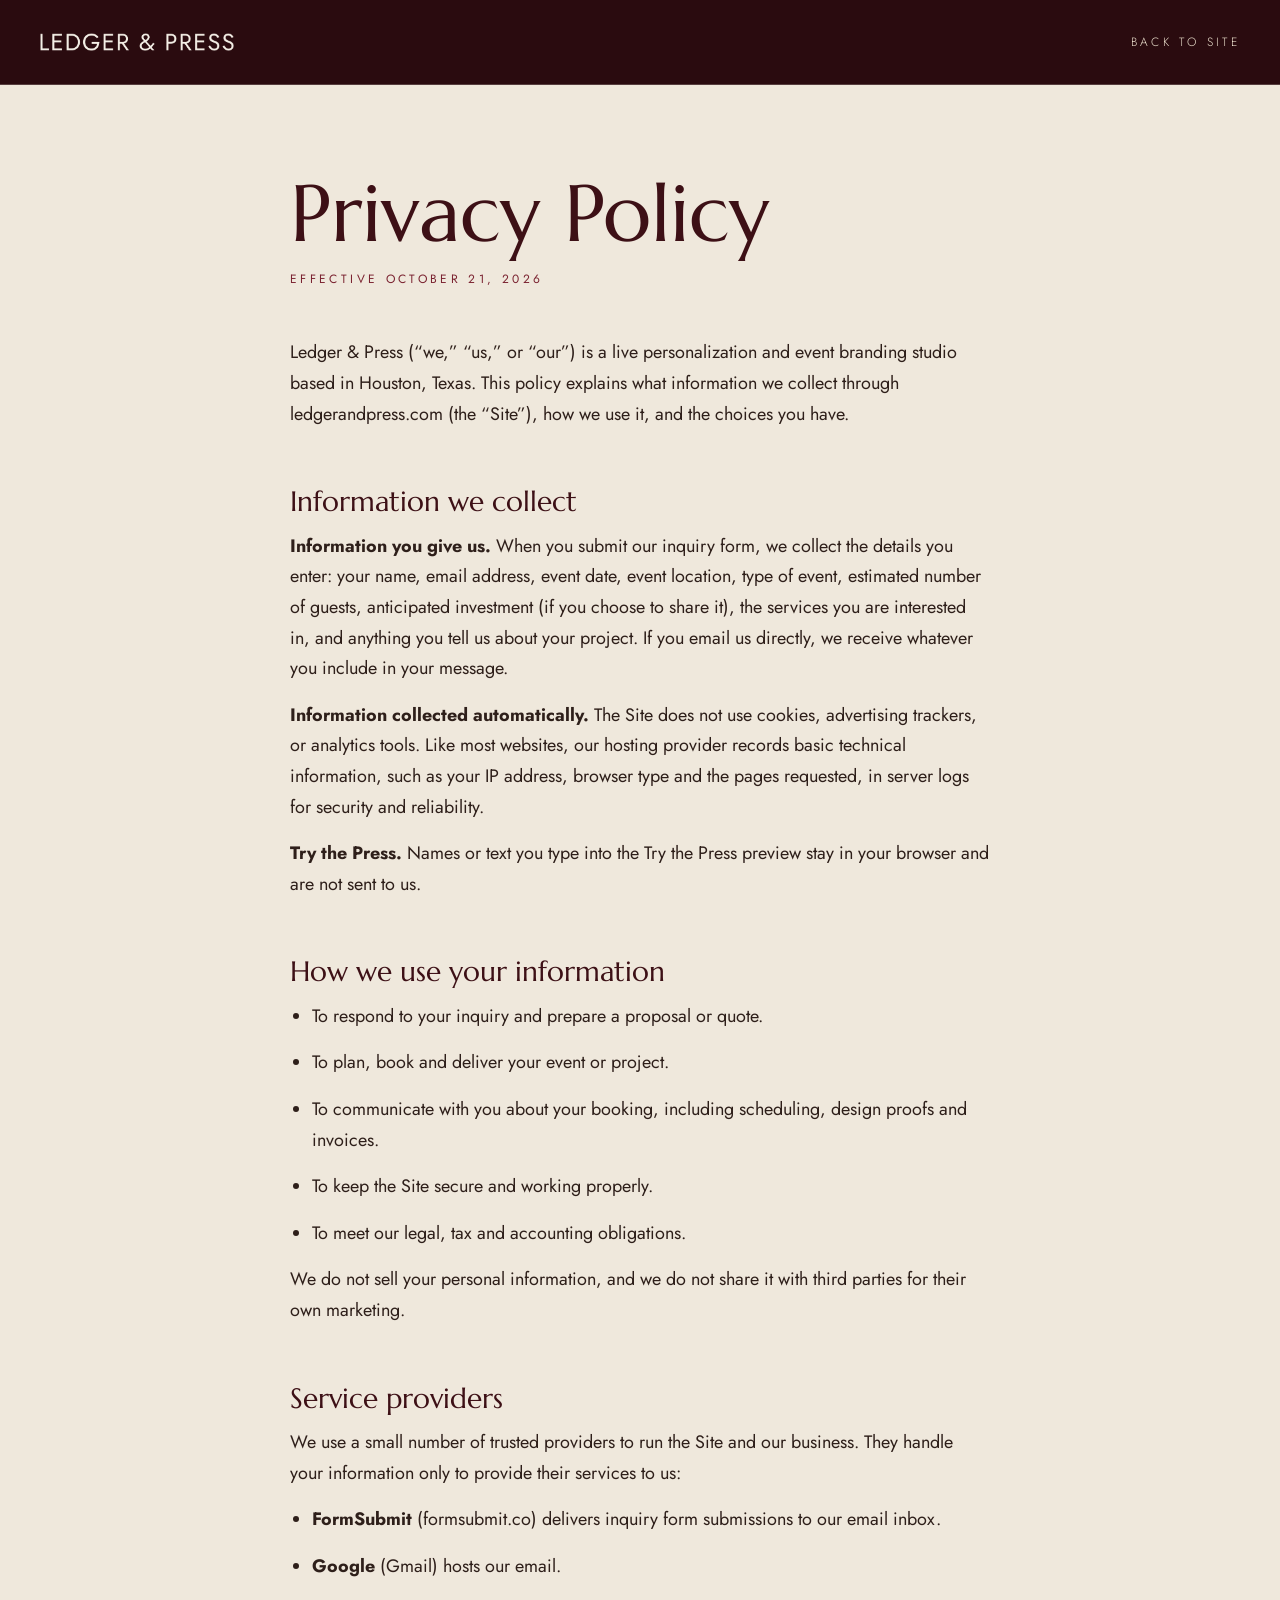
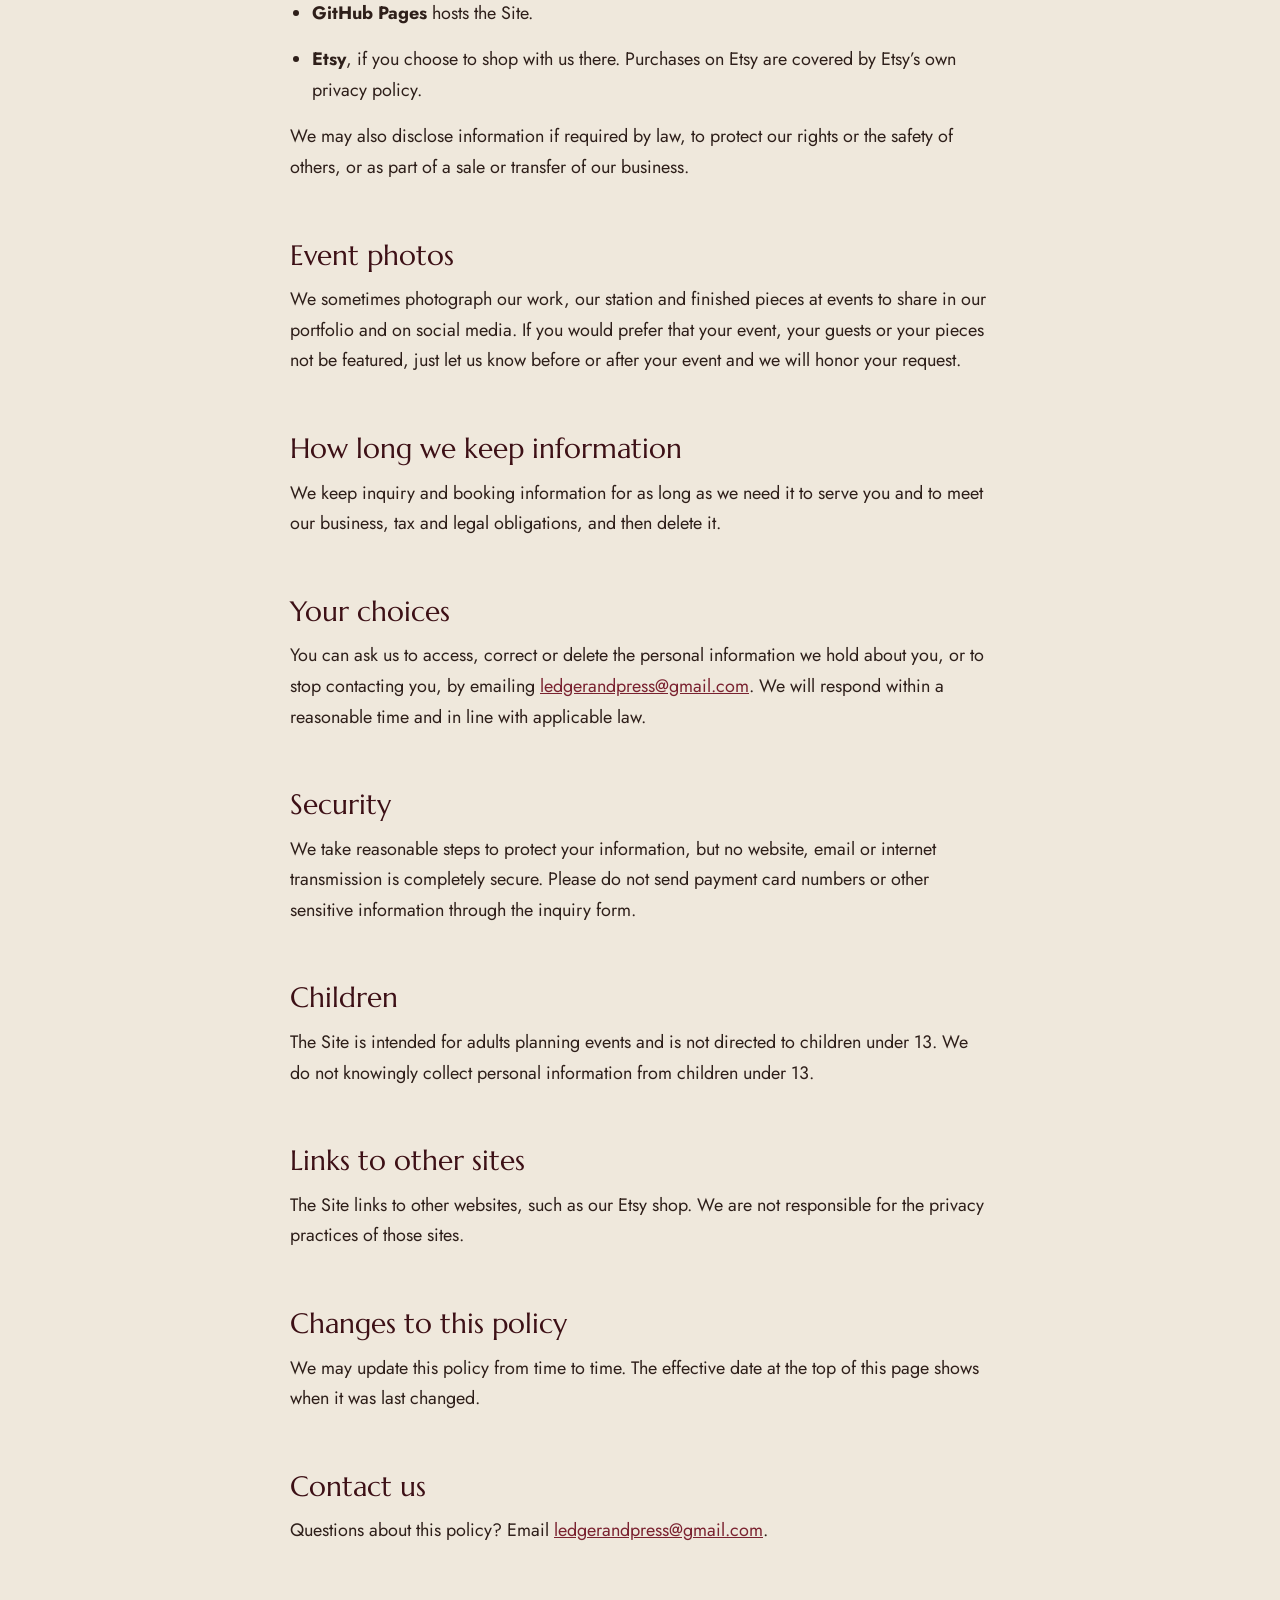
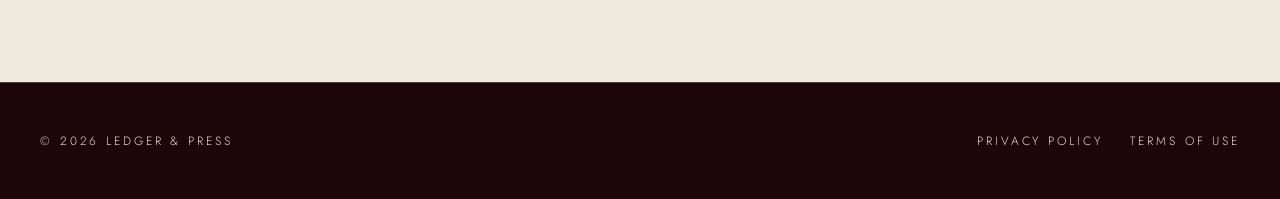
<file: privacy.html>
<!doctype html>
<html lang="en">
<head>
<meta charset="utf-8">
<meta name="viewport" content="width=device-width, initial-scale=1">
<title>Privacy Policy | Ledger &amp; Press</title>
<meta name="description" content="How Ledger &amp; Press collects, uses and protects the information you share with us.">
<link rel="stylesheet" href="legal.css">
</head>
<body>
<header class="hdr">
  <div class="hdr-in">
    <a href="./"><img src="images/logo-cream.png" alt="Ledger &amp; Press home"></a>
    <a class="back" href="./">Back to site</a>
  </div>
</header>

<main>
  <h1>Privacy Policy</h1>
  <p class="eff">Effective October 21, 2026</p>

  <p>Ledger &amp; Press (“we,” “us,” or “our”) is a live personalization and event branding studio based in Houston, Texas. This policy explains what information we collect through ledgerandpress.com (the “Site”), how we use it, and the choices you have.</p>

  <h2>Information we collect</h2>
  <p><strong>Information you give us.</strong> When you submit our inquiry form, we collect the details you enter: your name, email address, event date, event location, type of event, estimated number of guests, anticipated investment (if you choose to share it), the services you are interested in, and anything you tell us about your project. If you email us directly, we receive whatever you include in your message.</p>
  <p><strong>Information collected automatically.</strong> The Site does not use cookies, advertising trackers, or analytics tools. Like most websites, our hosting provider records basic technical information, such as your IP address, browser type and the pages requested, in server logs for security and reliability.</p>
  <p><strong>Try the Press.</strong> Names or text you type into the Try the Press preview stay in your browser and are not sent to us.</p>

  <h2>How we use your information</h2>
  <ul>
    <li>To respond to your inquiry and prepare a proposal or quote.</li>
    <li>To plan, book and deliver your event or project.</li>
    <li>To communicate with you about your booking, including scheduling, design proofs and invoices.</li>
    <li>To keep the Site secure and working properly.</li>
    <li>To meet our legal, tax and accounting obligations.</li>
  </ul>
  <p>We do not sell your personal information, and we do not share it with third parties for their own marketing.</p>

  <h2>Service providers</h2>
  <p>We use a small number of trusted providers to run the Site and our business. They handle your information only to provide their services to us:</p>
  <ul>
    <li><strong>FormSubmit</strong> (formsubmit.co) delivers inquiry form submissions to our email inbox.</li>
    <li><strong>Google</strong> (Gmail) hosts our email.</li>
    <li><strong>GitHub Pages</strong> hosts the Site.</li>
    <li><strong>Etsy</strong>, if you choose to shop with us there. Purchases on Etsy are covered by Etsy’s own privacy policy.</li>
  </ul>
  <p>We may also disclose information if required by law, to protect our rights or the safety of others, or as part of a sale or transfer of our business.</p>

  <h2>Event photos</h2>
  <p>We sometimes photograph our work, our station and finished pieces at events to share in our portfolio and on social media. If you would prefer that your event, your guests or your pieces not be featured, just let us know before or after your event and we will honor your request.</p>

  <h2>How long we keep information</h2>
  <p>We keep inquiry and booking information for as long as we need it to serve you and to meet our business, tax and legal obligations, and then delete it.</p>

  <h2>Your choices</h2>
  <p>You can ask us to access, correct or delete the personal information we hold about you, or to stop contacting you, by emailing <a href="mailto:ledgerandpress@gmail.com">ledgerandpress@gmail.com</a>. We will respond within a reasonable time and in line with applicable law.</p>

  <h2>Security</h2>
  <p>We take reasonable steps to protect your information, but no website, email or internet transmission is completely secure. Please do not send payment card numbers or other sensitive information through the inquiry form.</p>

  <h2>Children</h2>
  <p>The Site is intended for adults planning events and is not directed to children under 13. We do not knowingly collect personal information from children under 13.</p>

  <h2>Links to other sites</h2>
  <p>The Site links to other websites, such as our Etsy shop. We are not responsible for the privacy practices of those sites.</p>

  <h2>Changes to this policy</h2>
  <p>We may update this policy from time to time. The effective date at the top of this page shows when it was last changed.</p>

  <h2>Contact us</h2>
  <p>Questions about this policy? Email <a href="mailto:ledgerandpress@gmail.com">ledgerandpress@gmail.com</a>.</p>
</main>

<footer class="ftr">
  <div class="ftr-in">
    <span>© 2026 Ledger &amp; Press</span>
    <nav aria-label="Legal"><a href="privacy.html" aria-current="page">Privacy Policy</a><a href="terms.html">Terms of Use</a></nav>
  </div>
</footer>
</body>
</html>
</file>
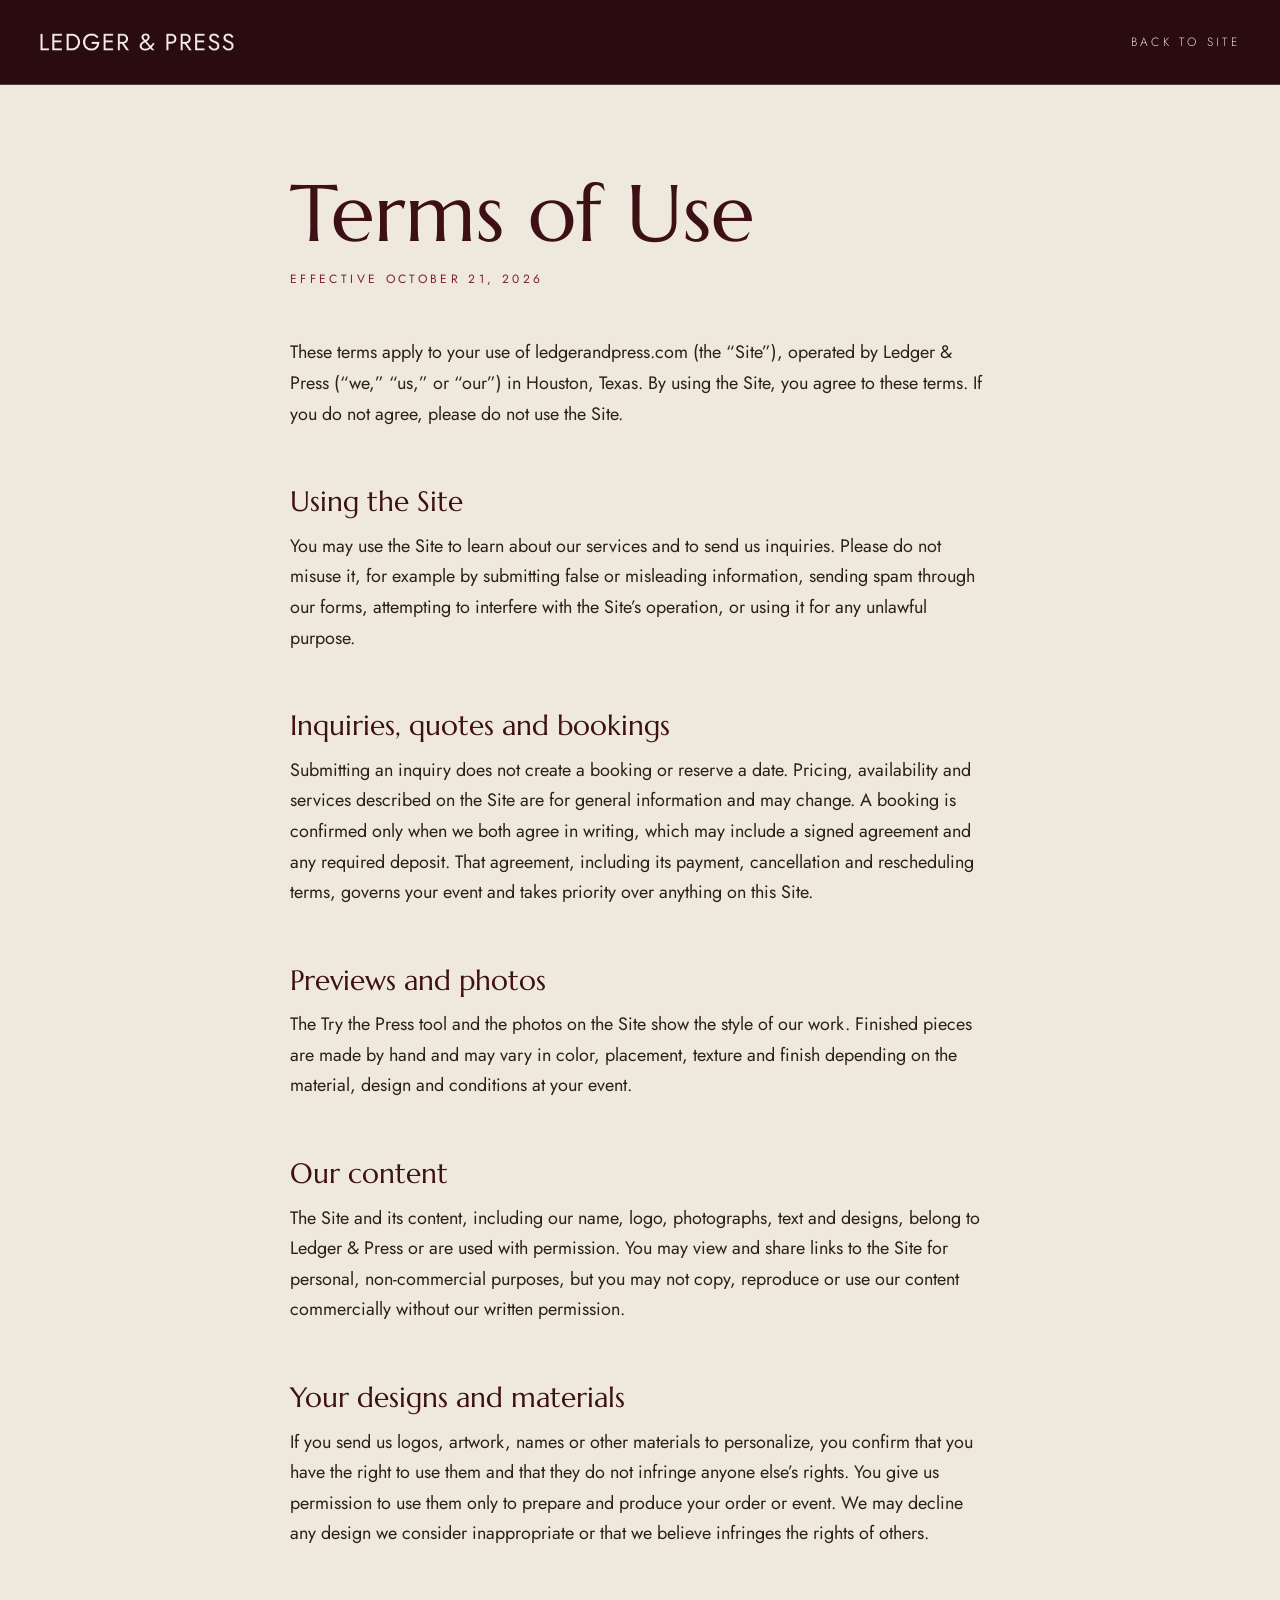
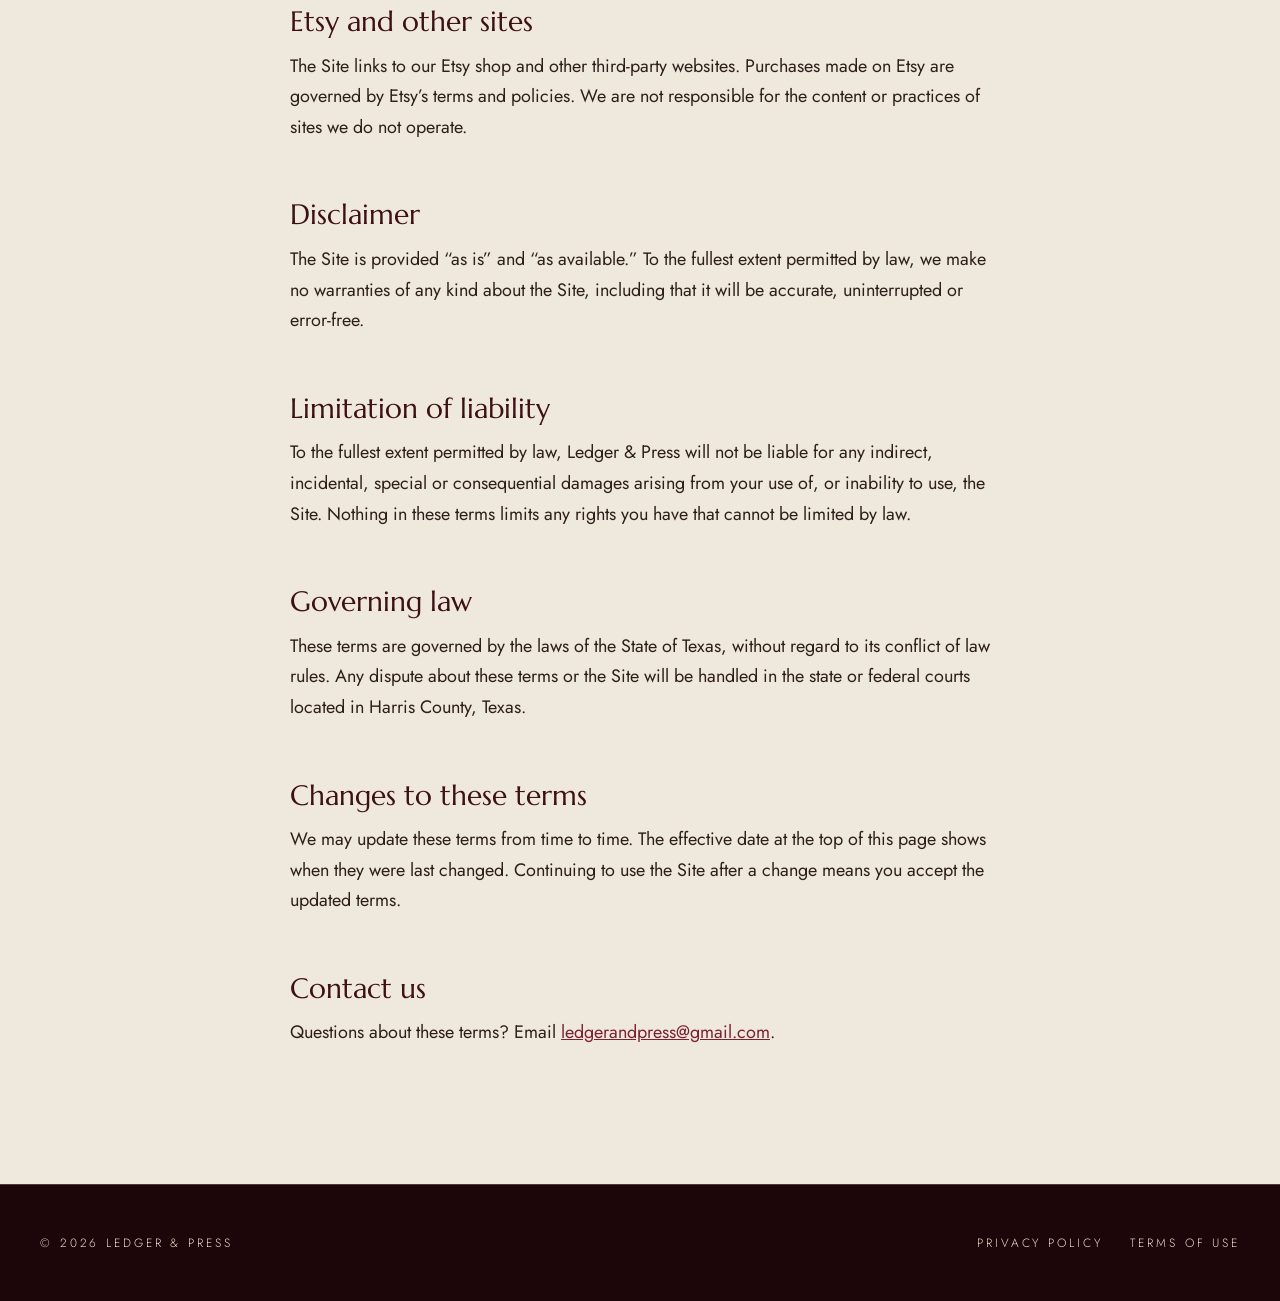
<file: terms.html>
<!doctype html>
<html lang="en">
<head>
<meta charset="utf-8">
<meta name="viewport" content="width=device-width, initial-scale=1">
<title>Terms of Use | Ledger &amp; Press</title>
<meta name="description" content="The terms that apply when you use the Ledger &amp; Press website.">
<link rel="stylesheet" href="legal.css">
</head>
<body>
<header class="hdr">
  <div class="hdr-in">
    <a href="./"><img src="images/logo-cream.png" alt="Ledger &amp; Press home"></a>
    <a class="back" href="./">Back to site</a>
  </div>
</header>

<main>
  <h1>Terms of Use</h1>
  <p class="eff">Effective October 21, 2026</p>

  <p>These terms apply to your use of ledgerandpress.com (the “Site”), operated by Ledger &amp; Press (“we,” “us,” or “our”) in Houston, Texas. By using the Site, you agree to these terms. If you do not agree, please do not use the Site.</p>

  <h2>Using the Site</h2>
  <p>You may use the Site to learn about our services and to send us inquiries. Please do not misuse it, for example by submitting false or misleading information, sending spam through our forms, attempting to interfere with the Site’s operation, or using it for any unlawful purpose.</p>

  <h2>Inquiries, quotes and bookings</h2>
  <p>Submitting an inquiry does not create a booking or reserve a date. Pricing, availability and services described on the Site are for general information and may change. A booking is confirmed only when we both agree in writing, which may include a signed agreement and any required deposit. That agreement, including its payment, cancellation and rescheduling terms, governs your event and takes priority over anything on this Site.</p>

  <h2>Previews and photos</h2>
  <p>The Try the Press tool and the photos on the Site show the style of our work. Finished pieces are made by hand and may vary in color, placement, texture and finish depending on the material, design and conditions at your event.</p>

  <h2>Our content</h2>
  <p>The Site and its content, including our name, logo, photographs, text and designs, belong to Ledger &amp; Press or are used with permission. You may view and share links to the Site for personal, non-commercial purposes, but you may not copy, reproduce or use our content commercially without our written permission.</p>

  <h2>Your designs and materials</h2>
  <p>If you send us logos, artwork, names or other materials to personalize, you confirm that you have the right to use them and that they do not infringe anyone else’s rights. You give us permission to use them only to prepare and produce your order or event. We may decline any design we consider inappropriate or that we believe infringes the rights of others.</p>

  <h2>Etsy and other sites</h2>
  <p>The Site links to our Etsy shop and other third-party websites. Purchases made on Etsy are governed by Etsy’s terms and policies. We are not responsible for the content or practices of sites we do not operate.</p>

  <h2>Disclaimer</h2>
  <p>The Site is provided “as is” and “as available.” To the fullest extent permitted by law, we make no warranties of any kind about the Site, including that it will be accurate, uninterrupted or error-free.</p>

  <h2>Limitation of liability</h2>
  <p>To the fullest extent permitted by law, Ledger &amp; Press will not be liable for any indirect, incidental, special or consequential damages arising from your use of, or inability to use, the Site. Nothing in these terms limits any rights you have that cannot be limited by law.</p>

  <h2>Governing law</h2>
  <p>These terms are governed by the laws of the State of Texas, without regard to its conflict of law rules. Any dispute about these terms or the Site will be handled in the state or federal courts located in Harris County, Texas.</p>

  <h2>Changes to these terms</h2>
  <p>We may update these terms from time to time. The effective date at the top of this page shows when they were last changed. Continuing to use the Site after a change means you accept the updated terms.</p>

  <h2>Contact us</h2>
  <p>Questions about these terms? Email <a href="mailto:ledgerandpress@gmail.com">ledgerandpress@gmail.com</a>.</p>
</main>

<footer class="ftr">
  <div class="ftr-in">
    <span>© 2026 Ledger &amp; Press</span>
    <nav aria-label="Legal"><a href="privacy.html">Privacy Policy</a><a href="terms.html" aria-current="page">Terms of Use</a></nav>
  </div>
</footer>
</body>
</html>
</file>
<file: legal.css>
@font-face{font-family:'Marcellus';src:url('fonts/Marcellus-Regular.ttf') format('truetype');font-weight:400;font-style:normal;font-display:swap}
@font-face{font-family:'Jost';src:url('fonts/Jost-Light.ttf') format('truetype');font-weight:100 350;font-style:normal;font-display:swap}
@font-face{font-family:'Jost';src:url('fonts/Jost-Variable.ttf') format('truetype');font-weight:351 900;font-style:normal;font-display:swap}
*{box-sizing:border-box}
html{background:#2A0B0F}
body{margin:0;background:#EFE8DC;color:#2E1F1A;font-family:'Jost',sans-serif;font-weight:400;font-size:18px;line-height:1.7;-webkit-font-smoothing:antialiased}
::selection{background:#6E1F2A;color:#F5EEE2}
a{color:#7A2230}
img{display:block}
.hdr{background:#2A0B0F;border-bottom:1px solid rgba(244,239,230,.22)}
.hdr-in{max-width:1320px;margin:0 auto;padding:0 40px;min-height:84px;display:flex;align-items:center;justify-content:space-between;gap:16px}
.hdr img{height:18px;width:auto}
.back{font-size:12px;font-weight:300;letter-spacing:.28em;text-transform:uppercase;color:#EADFCC;text-decoration:none;min-height:44px;display:flex;align-items:center}
main{max-width:780px;margin:0 auto;padding:88px 40px 120px}
h1{font-family:'Marcellus',serif;font-weight:400;font-size:clamp(44px,7vw,80px);line-height:1;color:#3D1016;margin:0 0 16px}
.eff{font-size:12px;letter-spacing:.28em;text-transform:uppercase;color:#7A2230;margin:0 0 48px}
h2{font-family:'Marcellus',serif;font-weight:400;font-size:28px;line-height:1.2;color:#3D1016;margin:56px 0 12px}
p,li{margin:0 0 16px}
ul{padding-left:22px;margin:0 0 16px}
.ftr{background:#1C0609;color:#EADFCC;border-top:1px solid rgba(244,239,230,.22)}
.ftr-in{max-width:1320px;margin:0 auto;padding:36px 40px;display:flex;flex-wrap:wrap;justify-content:space-between;align-items:center;gap:16px;font-size:12px;letter-spacing:.24em;text-transform:uppercase;font-weight:300}
.ftr a{color:#EADFCC;text-decoration:none;min-height:44px;display:inline-flex;align-items:center}
.ftr nav{display:flex;gap:28px;flex-wrap:wrap}
@media (max-width: 820px){.hdr-in,.ftr-in{padding-left:16px;padding-right:16px}main{padding:56px 16px 88px}body{font-size:17px}}
</file>
